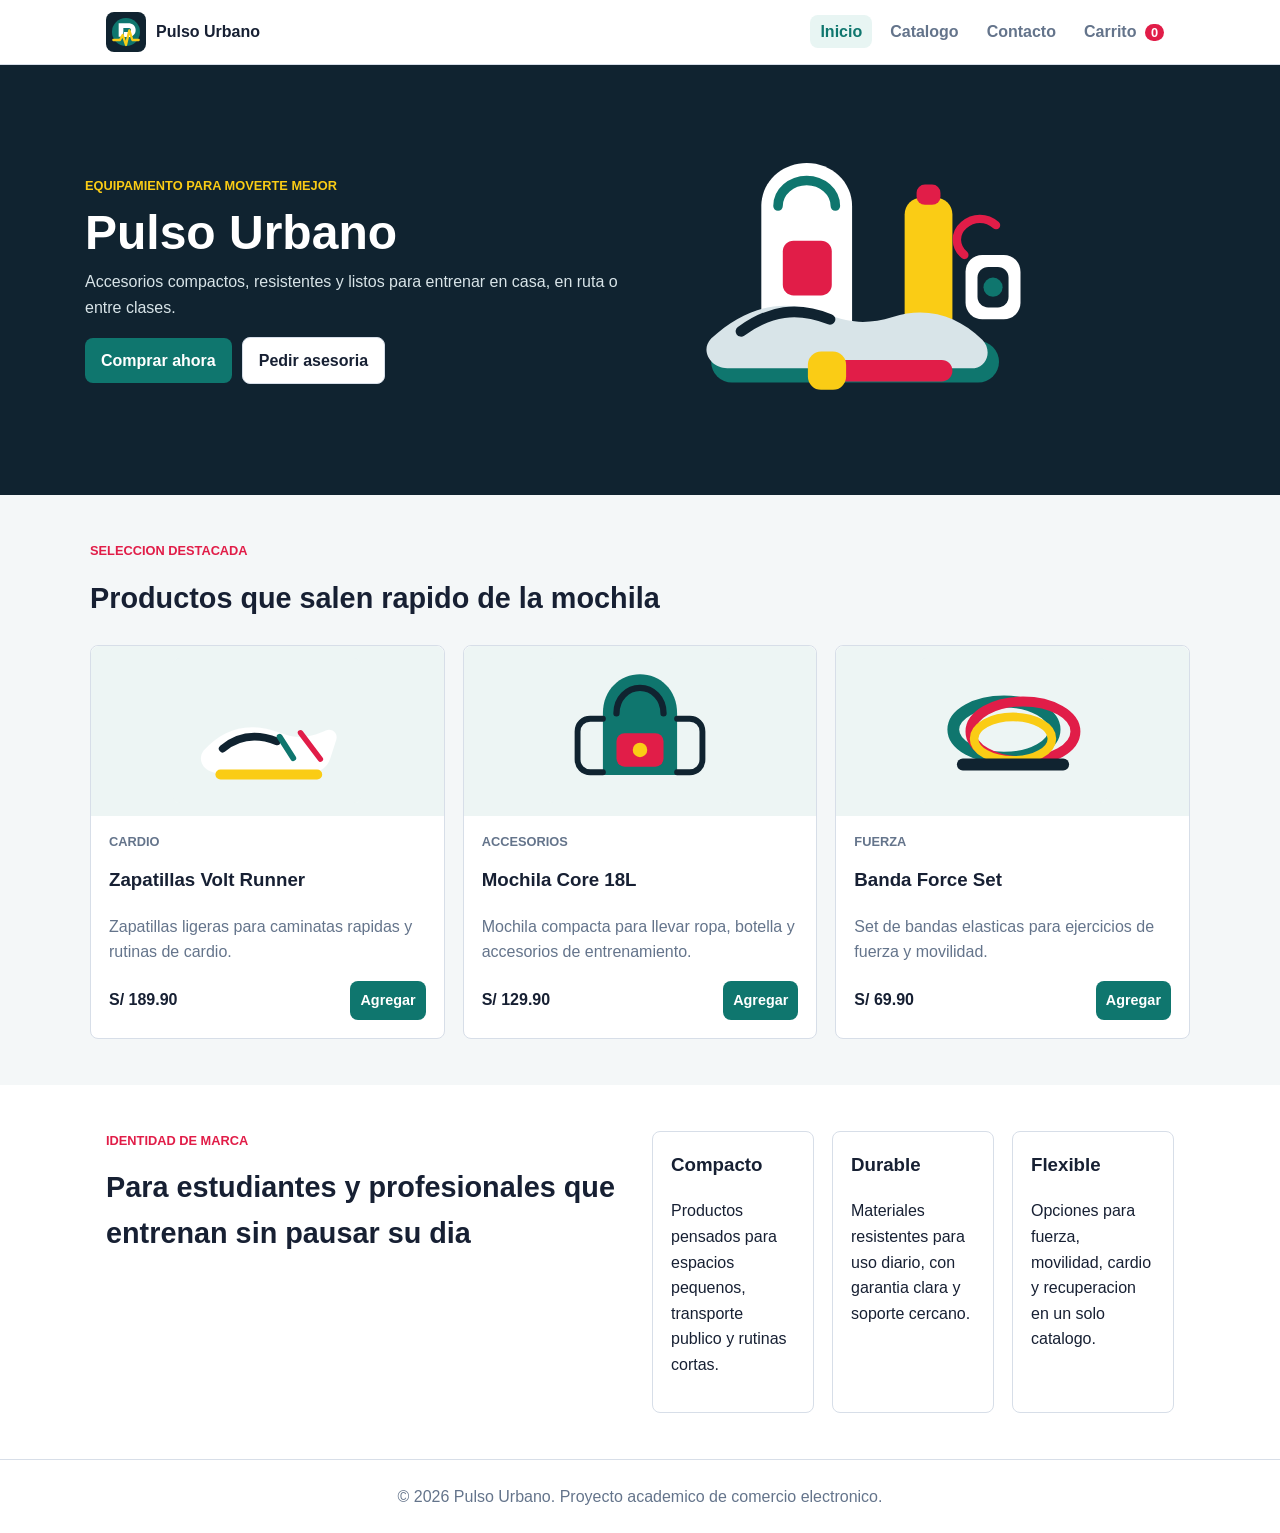
<file: index.html>
<!DOCTYPE html>
<html lang="es">
<head>
  <meta charset="UTF-8">
  <meta name="viewport" content="width=device-width, initial-scale=1.0">
  <meta name="description" content="Pulso Urbano, tienda online de accesorios para entrenamiento y bienestar urbano.">
  <title>Pulso Urbano | Tienda fitness urbana</title>
  <link rel="stylesheet" href="css/styles.css">
</head>
<body data-base="">
  <!-- Tema relacionado: Semana 9 - estructura HTML donde luego se vincula JavaScript. -->
  <header class="site-header">
    <nav class="navbar" aria-label="Navegacion principal">
      <a class="brand" href="index.html" aria-label="Pulso Urbano inicio">
        <img src="img/logo.svg" alt="Logotipo de Pulso Urbano">
        <span>Pulso Urbano</span>
      </a>
      <button class="nav-toggle" type="button" aria-label="Abrir menu" aria-expanded="false">
        <span></span>
        <span></span>
        <span></span>
      </button>
      <ul class="nav-links">
        <li><a class="active" href="index.html">Inicio</a></li>
        <li><a href="pages/catalogo.html">Catalogo</a></li>
        <li><a href="pages/contacto.html">Contacto</a></li>
        <li>
          <a class="cart-link" href="pages/carrito.html" aria-label="Ver carrito">
            Carrito
            <span class="cart-count" data-cart-count>0</span>
          </a>
        </li>
      </ul>
    </nav>
  </header>

  <main>
    <!-- Tema relacionado: rubrica del proyecto - presentacion de marca y banner principal. -->
    <section class="hero">
      <div class="hero-content">
        <p class="eyebrow">Equipamiento para moverte mejor</p>
        <h1>Pulso Urbano</h1>
        <p class="hero-copy">Accesorios compactos, resistentes y listos para entrenar en casa, en ruta o entre clases.</p>
        <div class="hero-actions">
          <a class="btn btn-primary" href="pages/catalogo.html">Comprar ahora</a>
          <a class="btn btn-secondary" href="pages/contacto.html">Pedir asesoria</a>
        </div>
      </div>
      <figure class="hero-visual">
        <img src="img/hero-training.svg" alt="Accesorios deportivos de Pulso Urbano">
      </figure>
    </section>

    <!-- Tema relacionado: Semana 11 - este contenedor recibe productos desde un array en JS. -->
    <section class="section section-soft" aria-labelledby="featured-title">
      <div class="section-heading">
        <p class="eyebrow">Seleccion destacada</p>
        <h2 id="featured-title">Productos que salen rapido de la mochila</h2>
      </div>
      <div class="product-grid" id="featured-products" aria-live="polite"></div>
    </section>

    <!-- Tema relacionado: rubrica del proyecto - identidad visual y descripcion del negocio. -->
    <section class="section split-section" aria-labelledby="identity-title">
      <div>
        <p class="eyebrow">Identidad de marca</p>
        <h2 id="identity-title">Para estudiantes y profesionales que entrenan sin pausar su dia</h2>
      </div>
      <div class="feature-list">
        <article>
          <h3>Compacto</h3>
          <p>Productos pensados para espacios pequenos, transporte publico y rutinas cortas.</p>
        </article>
        <article>
          <h3>Durable</h3>
          <p>Materiales resistentes para uso diario, con garantia clara y soporte cercano.</p>
        </article>
        <article>
          <h3>Flexible</h3>
          <p>Opciones para fuerza, movilidad, cardio y recuperacion en un solo catalogo.</p>
        </article>
      </div>
    </section>
  </main>

  <!-- Tema relacionado: buenas practicas - pie de pagina comun del sitio. -->
  <footer class="site-footer">
    <p>&copy; 2026 Pulso Urbano. Proyecto academico de comercio electronico.</p>
  </footer>

  <!-- Tema relacionado: Semana 9 - vinculacion de archivos JavaScript externos al HTML. -->
  <script src="js/products.js"></script>
  <script src="js/cart-store.js"></script>
  <script src="js/common.js"></script>
  <script src="js/home.js"></script>
</body>
</html>
</file>
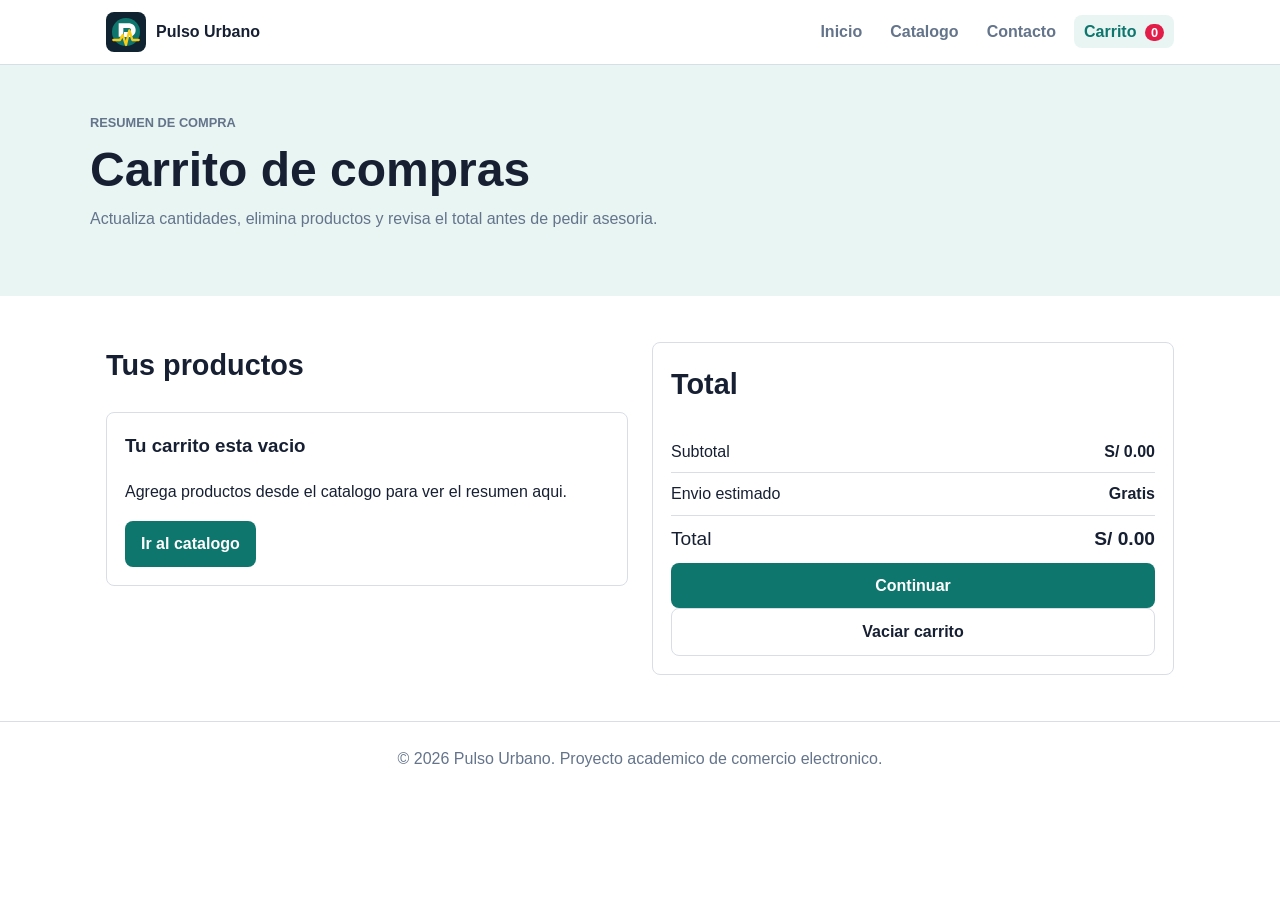
<file: pages/carrito.html>
<!DOCTYPE html>
<html lang="es">
<head>
  <meta charset="UTF-8">
  <meta name="viewport" content="width=device-width, initial-scale=1.0">
  <meta name="description" content="Carrito de compras de Pulso Urbano con cantidades editables y total en tiempo real.">
  <title>Carrito | Pulso Urbano</title>
  <link rel="stylesheet" href="../css/styles.css">
</head>
<body data-base="../">
  <!-- Tema relacionado: Semana 9 - estructura HTML base para el sitio multipagina. -->
  <header class="site-header">
    <nav class="navbar" aria-label="Navegacion principal">
      <a class="brand" href="../index.html" aria-label="Pulso Urbano inicio">
        <img src="../img/logo.svg" alt="Logotipo de Pulso Urbano">
        <span>Pulso Urbano</span>
      </a>
      <button class="nav-toggle" type="button" aria-label="Abrir menu" aria-expanded="false">
        <span></span>
        <span></span>
        <span></span>
      </button>
      <ul class="nav-links">
        <li><a href="../index.html">Inicio</a></li>
        <li><a href="catalogo.html">Catalogo</a></li>
        <li><a href="contacto.html">Contacto</a></li>
        <li>
          <a class="cart-link active" href="carrito.html" aria-label="Ver carrito">
            Carrito
            <span class="cart-count" data-cart-count>0</span>
          </a>
        </li>
      </ul>
    </nav>
  </header>

  <main>
    <!-- Tema relacionado: rubrica del proyecto - pagina del carrito de compras. -->
    <section class="page-hero">
      <p class="eyebrow">Resumen de compra</p>
      <h1>Carrito de compras</h1>
      <p>Actualiza cantidades, elimina productos y revisa el total antes de pedir asesoria.</p>
    </section>

    <!-- Tema relacionado: Semana 9 y 11 - el carrito se llena desde JavaScript usando arrays. -->
    <section class="section cart-section" aria-labelledby="cart-title">
      <div>
        <h2 id="cart-title">Tus productos</h2>
        <div class="cart-list" id="cart-list" aria-live="polite"></div>
      </div>

      <!-- Tema relacionado: Semana 9 - JavaScript actualiza subtotal y total en tiempo real. -->
      <aside class="cart-summary" aria-label="Resumen del pedido">
        <h2>Total</h2>
        <div class="summary-line">
          <span>Subtotal</span>
          <strong id="subtotal">S/ 0.00</strong>
        </div>
        <div class="summary-line">
          <span>Envio estimado</span>
          <strong id="shipping">S/ 0.00</strong>
        </div>
        <div class="summary-line total-line">
          <span>Total</span>
          <strong id="total">S/ 0.00</strong>
        </div>
        <a class="btn btn-primary full-width" href="contacto.html">Continuar</a>
        <button class="btn btn-secondary full-width" id="clear-cart" type="button">Vaciar carrito</button>
      </aside>
    </section>
  </main>

  <!-- Tema relacionado: buenas practicas - pie de pagina comun del sitio. -->
  <footer class="site-footer">
    <p>&copy; 2026 Pulso Urbano. Proyecto academico de comercio electronico.</p>
  </footer>

  <!-- Tema relacionado: Semana 9 - vinculacion de JavaScript externo al HTML. -->
  <script src="../js/products.js"></script>
  <script src="../js/cart-store.js"></script>
  <script src="../js/common.js"></script>
  <script src="../js/cart-page.js"></script>
</body>
</html>
</file>
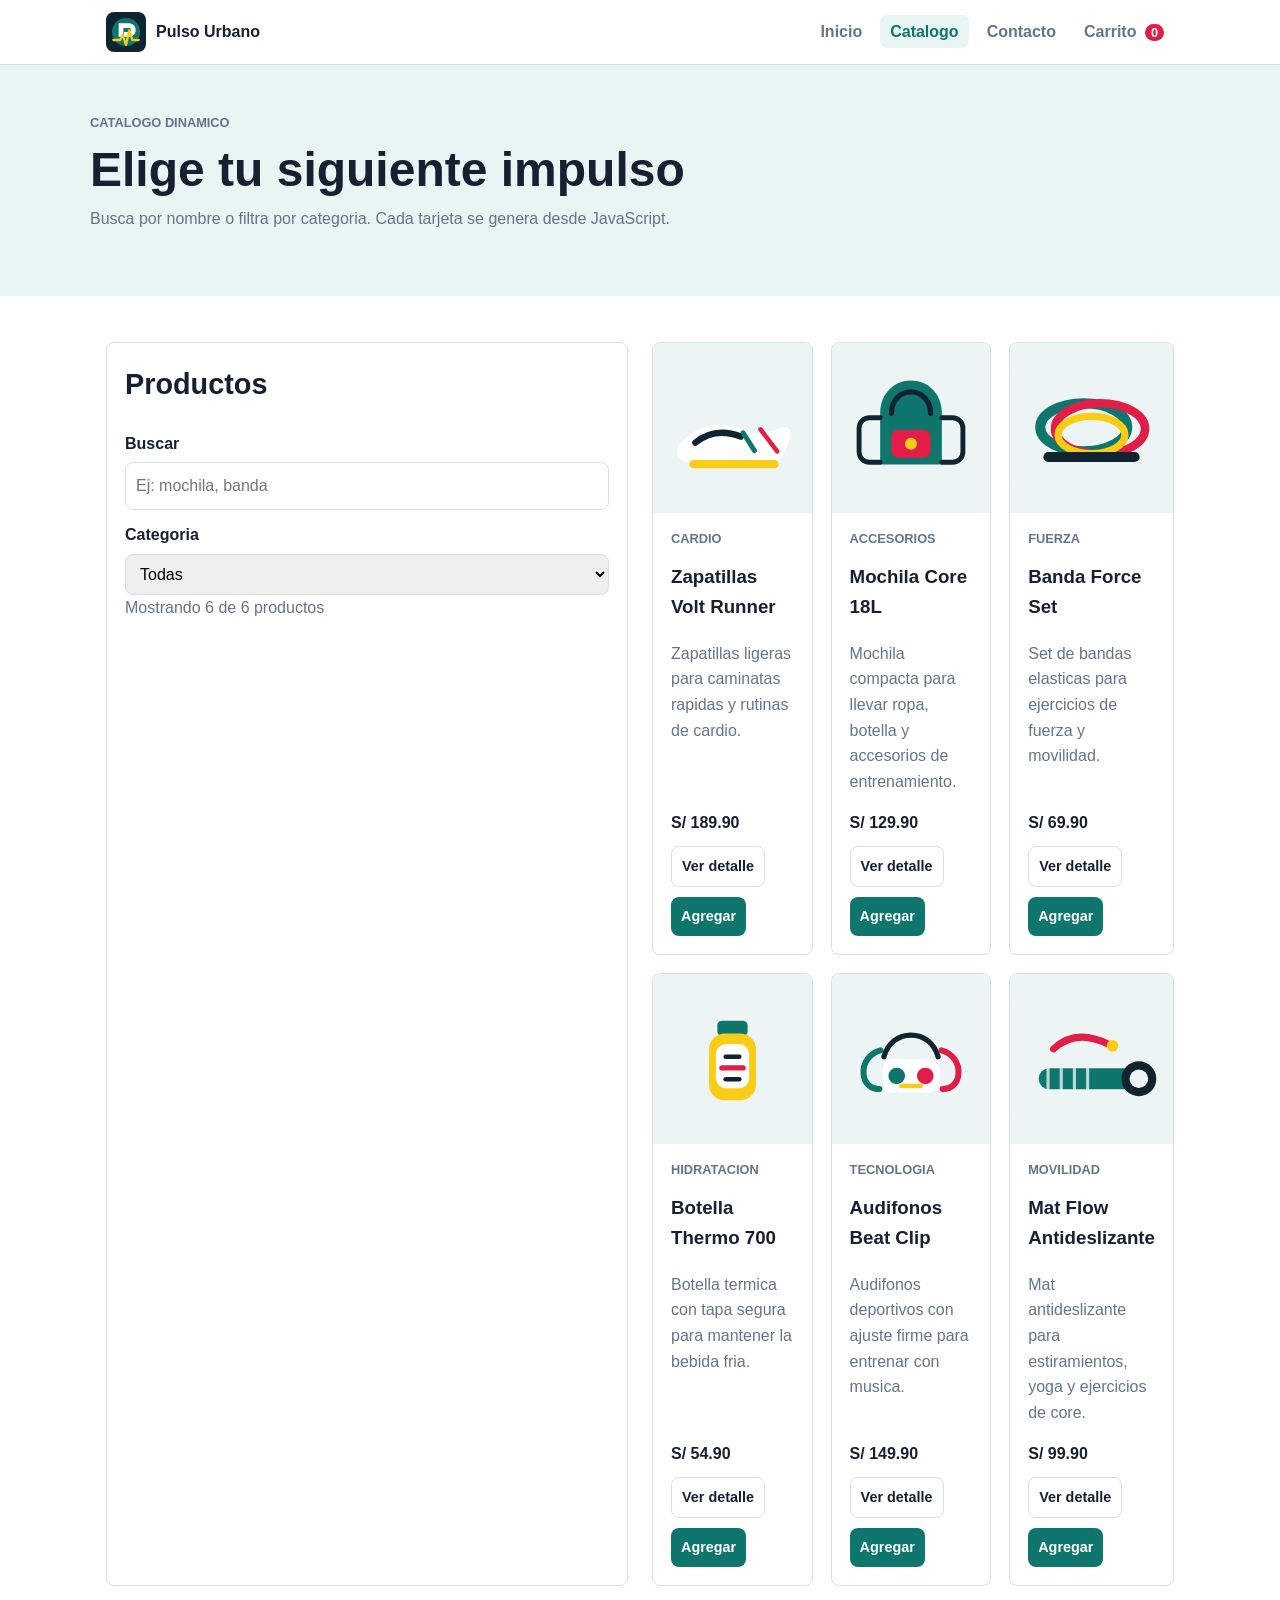
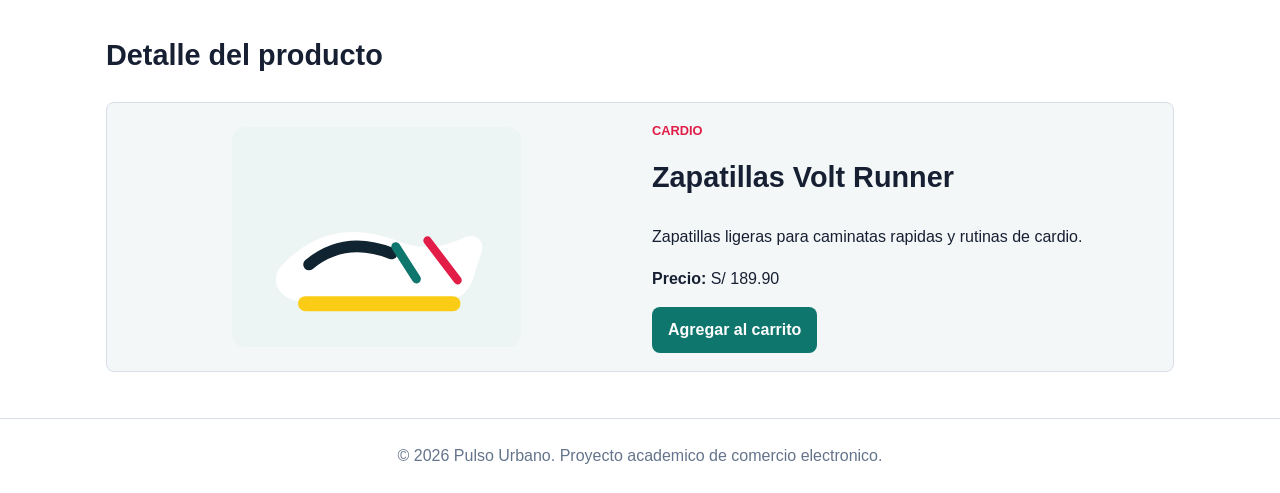
<file: pages/catalogo.html>
<!DOCTYPE html>
<html lang="es">
<head>
  <meta charset="UTF-8">
  <meta name="viewport" content="width=device-width, initial-scale=1.0">
  <meta name="description" content="Catalogo de productos de Pulso Urbano con busqueda, filtros y detalle individual.">
  <title>Catalogo | Pulso Urbano</title>
  <link rel="stylesheet" href="../css/styles.css">
</head>
<body data-base="../">
  <!-- Tema relacionado: Semana 9 - estructura HTML base para navegar entre paginas. -->
  <header class="site-header">
    <nav class="navbar" aria-label="Navegacion principal">
      <a class="brand" href="../index.html" aria-label="Pulso Urbano inicio">
        <img src="../img/logo.svg" alt="Logotipo de Pulso Urbano">
        <span>Pulso Urbano</span>
      </a>
      <button class="nav-toggle" type="button" aria-label="Abrir menu" aria-expanded="false">
        <span></span>
        <span></span>
        <span></span>
      </button>
      <ul class="nav-links">
        <li><a href="../index.html">Inicio</a></li>
        <li><a class="active" href="catalogo.html">Catalogo</a></li>
        <li><a href="contacto.html">Contacto</a></li>
        <li>
          <a class="cart-link" href="carrito.html" aria-label="Ver carrito">
            Carrito
            <span class="cart-count" data-cart-count>0</span>
          </a>
        </li>
      </ul>
    </nav>
  </header>

  <main>
    <!-- Tema relacionado: rubrica del proyecto - titulo de la pagina de catalogo. -->
    <section class="page-hero">
      <p class="eyebrow">Catalogo dinamico</p>
      <h1>Elige tu siguiente impulso</h1>
      <p>Busca por nombre o filtra por categoria. Cada tarjeta se genera desde JavaScript.</p>
    </section>

    <!-- Tema relacionado: Semana 9 y 11 - filtros HTML conectados con arrays en JavaScript. -->
    <section class="section catalog-layout" aria-labelledby="catalog-title">
      <aside class="filters" aria-label="Filtros de productos">
        <h2 id="catalog-title">Productos</h2>
        <label for="search-product">Buscar</label>
        <input id="search-product" type="search" placeholder="Ej: mochila, banda">

        <label for="category-filter">Categoria</label>
        <select id="category-filter">
          <option value="todos">Todas</option>
        </select>

        <p class="filter-result" id="filter-result">Mostrando todos los productos</p>
      </aside>

      <div class="product-grid" id="catalog-products" aria-live="polite"></div>
    </section>

    <!-- Tema relacionado: Semana 9 - JavaScript modifica esta seccion para mostrar el detalle. -->
    <section class="section product-detail-section" aria-labelledby="detail-title">
      <h2 id="detail-title">Detalle del producto</h2>
      <article class="product-detail" id="product-detail"></article>
    </section>
  </main>

  <!-- Tema relacionado: buenas practicas - pie de pagina comun del sitio. -->
  <footer class="site-footer">
    <p>&copy; 2026 Pulso Urbano. Proyecto academico de comercio electronico.</p>
  </footer>

  <!-- Tema relacionado: Semana 9 - scripts externos para separar HTML y comportamiento. -->
  <script src="../js/products.js"></script>
  <script src="../js/cart-store.js"></script>
  <script src="../js/common.js"></script>
  <script src="../js/catalog.js"></script>
</body>
</html>
</file>
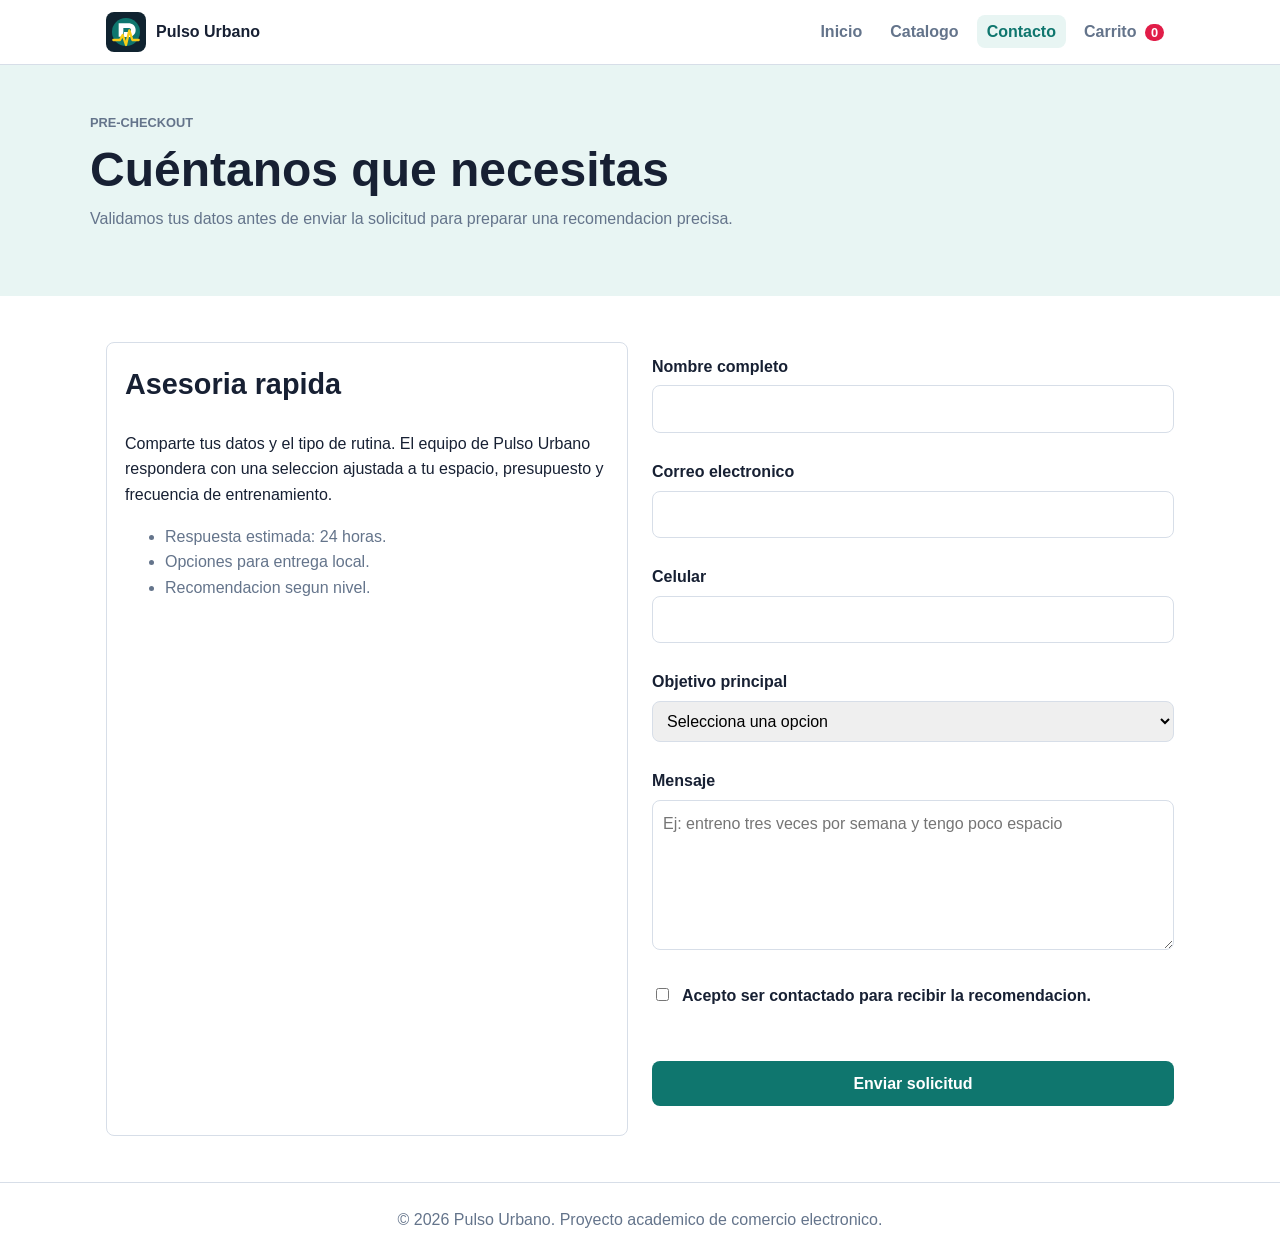
<file: pages/contacto.html>
<!DOCTYPE html>
<html lang="es">
<head>
  <meta charset="UTF-8">
  <meta name="viewport" content="width=device-width, initial-scale=1.0">
  <meta name="description" content="Formulario de contacto y pre-checkout de Pulso Urbano con validacion JavaScript.">
  <title>Contacto | Pulso Urbano</title>
  <link rel="stylesheet" href="../css/styles.css">
</head>
<body data-base="../">
  <!-- Tema relacionado: Semana 9 - estructura HTML base para una pagina con formulario. -->
  <header class="site-header">
    <nav class="navbar" aria-label="Navegacion principal">
      <a class="brand" href="../index.html" aria-label="Pulso Urbano inicio">
        <img src="../img/logo.svg" alt="Logotipo de Pulso Urbano">
        <span>Pulso Urbano</span>
      </a>
      <button class="nav-toggle" type="button" aria-label="Abrir menu" aria-expanded="false">
        <span></span>
        <span></span>
        <span></span>
      </button>
      <ul class="nav-links">
        <li><a href="../index.html">Inicio</a></li>
        <li><a href="catalogo.html">Catalogo</a></li>
        <li><a class="active" href="contacto.html">Contacto</a></li>
        <li>
          <a class="cart-link" href="carrito.html" aria-label="Ver carrito">
            Carrito
            <span class="cart-count" data-cart-count>0</span>
          </a>
        </li>
      </ul>
    </nav>
  </header>

  <main>
    <!-- Tema relacionado: rubrica del proyecto - pagina de contacto o pre-checkout. -->
    <section class="page-hero">
      <p class="eyebrow">Pre-checkout</p>
      <h1>Cu&eacute;ntanos que necesitas</h1>
      <p>Validamos tus datos antes de enviar la solicitud para preparar una recomendacion precisa.</p>
    </section>

    <!-- Tema relacionado: Semana 9 - formulario que sera validado con JavaScript. -->
    <section class="section form-layout" aria-labelledby="form-title">
      <article class="support-panel">
        <h2 id="form-title">Asesoria rapida</h2>
        <p>Comparte tus datos y el tipo de rutina. El equipo de Pulso Urbano respondera con una seleccion ajustada a tu espacio, presupuesto y frecuencia de entrenamiento.</p>
        <ul>
          <li>Respuesta estimada: 24 horas.</li>
          <li>Opciones para entrega local.</li>
          <li>Recomendacion segun nivel.</li>
        </ul>
      </article>

      <!-- Tema relacionado: Semana 9 - campos de entrada para validar con condicionales en JS. -->
      <form class="contact-form" id="contact-form" novalidate>
        <div class="form-field">
          <label for="name">Nombre completo</label>
          <input id="name" name="name" type="text" autocomplete="name">
          <small class="error-message" data-error-for="name"></small>
        </div>

        <div class="form-field">
          <label for="email">Correo electronico</label>
          <input id="email" name="email" type="email" autocomplete="email">
          <small class="error-message" data-error-for="email"></small>
        </div>

        <div class="form-field">
          <label for="phone">Celular</label>
          <input id="phone" name="phone" type="tel" autocomplete="tel">
          <small class="error-message" data-error-for="phone"></small>
        </div>

        <div class="form-field">
          <label for="goal">Objetivo principal</label>
          <select id="goal" name="goal">
            <option value="">Selecciona una opcion</option>
            <option value="fuerza">Ganar fuerza</option>
            <option value="cardio">Mejorar cardio</option>
            <option value="movilidad">Mejorar movilidad</option>
            <option value="regalo">Comprar un regalo</option>
          </select>
          <small class="error-message" data-error-for="goal"></small>
        </div>

        <div class="form-field">
          <label for="message">Mensaje</label>
          <textarea id="message" name="message" rows="5" placeholder="Ej: entreno tres veces por semana y tengo poco espacio"></textarea>
          <small class="error-message" data-error-for="message"></small>
        </div>

        <label class="check-field" for="terms">
          <input id="terms" name="terms" type="checkbox">
          <span>Acepto ser contactado para recibir la recomendacion.</span>
        </label>
        <small class="error-message" data-error-for="terms"></small>

        <button class="btn btn-primary full-width" type="submit">Enviar solicitud</button>
        <p class="success-message" id="form-success" role="status"></p>
      </form>
    </section>
  </main>

  <!-- Tema relacionado: buenas practicas - pie de pagina comun del sitio. -->
  <footer class="site-footer">
    <p>&copy; 2026 Pulso Urbano. Proyecto academico de comercio electronico.</p>
  </footer>

  <!-- Tema relacionado: Semana 9 - scripts externos para separar estructura y comportamiento. -->
  <script src="../js/products.js"></script>
  <script src="../js/cart-store.js"></script>
  <script src="../js/common.js"></script>
  <script src="../js/contact-form.js"></script>
</body>
</html>
</file>
<file: css/styles.css>
/* Tema del proyecto: variables CSS para manejar la paleta y medidas principales. */
:root {
  --primary: #0f766e;
  --secondary: #e11d48;
  --accent: #facc15;
  --dark: #172033;
  --muted: #64748b;
  --light: #f4f7f8;
  --white: #ffffff;
  --line: #d7dee8;
  --radius: 8px;
  --max: 1100px;
}

* { box-sizing: border-box; }

/* Tema del proyecto: estilos generales para todo el sitio. */
body {
  margin: 0;
  font-family: Arial, Helvetica, sans-serif;
  color: var(--dark);
  background: var(--white);
  line-height: 1.6;
}

img { display: block; max-width: 100%; }
a { color: inherit; text-decoration: none; }
button, input, select, textarea { font: inherit; }
h1, h2, h3, p { margin-top: 0; }
h1 { margin-bottom: 12px; font-size: 3rem; line-height: 1; }
h2 { font-size: 1.8rem; }

/* Tema del proyecto: cabecera fija y navegacion principal. */
.site-header {
  position: sticky;
  top: 0;
  z-index: 10;
  background: var(--white);
  border-bottom: 1px solid var(--line);
}

.navbar {
  max-width: var(--max);
  margin: auto;
  padding: 12px 16px;
  display: flex;
  align-items: center;
  justify-content: space-between;
  gap: 16px;
}

.brand, .nav-links, .hero-actions, .card-actions, .product-bottom, .check-field {
  display: flex;
  align-items: center;
  gap: 10px;
}

.brand { font-weight: bold; }
.brand img { width: 40px; }

.nav-links {
  list-style: none;
  margin: 0;
  padding: 0;
  gap: 8px;
}

.nav-links a {
  padding: 8px 10px;
  border-radius: var(--radius);
  color: var(--muted);
  font-weight: bold;
}

.nav-links a:hover, .nav-links a.active {
  color: var(--primary);
  background: #e8f5f3;
}

.cart-count {
  min-width: 22px;
  margin-left: 4px;
  padding: 1px 6px;
  border-radius: 20px;
  background: var(--secondary);
  color: var(--white);
  font-size: 0.8rem;
  text-align: center;
}

.nav-toggle {
  display: none;
  width: 42px;
  height: 38px;
  border: 1px solid var(--line);
  border-radius: var(--radius);
  background: var(--white);
}

.nav-toggle span {
  display: block;
  width: 22px;
  height: 2px;
  margin: 5px auto;
  background: var(--dark);
}

/* Tema del proyecto: banner principal y encabezados de cada pagina. */
.hero, .page-hero {
  padding: 48px 16px;
  background: #102330;
  color: var(--white);
}

.hero {
  display: grid;
  grid-template-columns: 1fr 1fr;
  align-items: center;
  gap: 30px;
}

.hero-content { max-width: 540px; justify-self: end; }
.hero-visual { margin: 0; animation: flotar 4s ease-in-out infinite; }
.hero-visual img { max-width: 430px; }
.hero .hero-copy { color: #d8e4e8; }

.page-hero { background: #e8f5f3; color: var(--dark); }
.page-hero > * { max-width: var(--max); margin-left: auto; margin-right: auto; }

/* Tema del proyecto: secciones con ancho maximo para ordenar el contenido. */
.section {
  max-width: var(--max);
  margin: auto;
  padding: 46px 16px;
}

.section-soft { max-width: none; background: var(--light); }
.section-soft .section-heading, .section-soft .product-grid {
  max-width: var(--max);
  margin-left: auto;
  margin-right: auto;
}

/* Tema del proyecto: uso de CSS Grid para distribuir columnas. */
.split-section, .catalog-layout, .cart-section, .form-layout, .product-detail {
  display: grid;
  grid-template-columns: 1fr 1fr;
  gap: 24px;
}

.feature-list, .product-grid {
  display: grid;
  grid-template-columns: repeat(3, 1fr);
  gap: 18px;
}

/* Tema del proyecto: estilos simples para tarjetas y paneles. */
.feature-list article, .product-card, .filters, .cart-summary, .support-panel, .product-detail, .empty-state {
  padding: 18px;
  border: 1px solid var(--line);
  border-radius: var(--radius);
  background: var(--white);
}

.eyebrow, .product-category {
  color: var(--secondary);
  font-size: 0.8rem;
  font-weight: bold;
  text-transform: uppercase;
}

.hero .eyebrow { color: var(--accent); }
.page-hero p, .product-info p, .filter-result, .cart-item p, .support-panel li { color: var(--muted); }

/* Tema relacionado: Semana 11 - tarjetas que muestran objetos del array PRODUCTS. */
.product-card {
  display: flex;
  flex-direction: column;
  transition: transform 0.2s;
}

.product-card:hover { transform: translateY(-4px); }

.product-image {
  min-height: 170px;
  margin: -18px -18px 16px;
  display: grid;
  place-items: center;
  background: #edf5f4;
  border-radius: var(--radius) var(--radius) 0 0;
}

.product-image img { max-height: 145px; }
.product-info { display: flex; flex: 1; flex-direction: column; }
.product-bottom { justify-content: space-between; margin-top: auto; flex-wrap: wrap; }
.hero-actions, .card-actions { flex-wrap: wrap; }

/* Tema del proyecto: botones reutilizables para acciones del sitio. */
.btn, .btn-icon {
  border: 0;
  border-radius: var(--radius);
  cursor: pointer;
  font-weight: bold;
  transition: background 0.2s;
}

.btn {
  display: inline-block;
  padding: 10px 16px;
  background: var(--primary);
  color: var(--white);
  text-align: center;
}

.btn:hover { background: #115e59; }
.btn-secondary, .btn-light {
  border: 1px solid var(--line);
  background: var(--white);
  color: var(--dark);
}

.btn-small { padding: 8px 10px; font-size: 0.9rem; }
.btn-icon { width: 38px; height: 38px; background: var(--secondary); color: var(--white); }
.full-width { width: 100%; }

/* Tema del proyecto: campos de formulario y filtros del catalogo. */
label {
  display: block;
  margin: 12px 0 6px;
  font-weight: bold;
}

input, select, textarea {
  width: 100%;
  padding: 10px;
  border: 1px solid var(--line);
  border-radius: var(--radius);
}

input:focus, select:focus, textarea:focus {
  outline: 2px solid #b7dcd8;
}

/* Tema relacionado: Semana 9 - seccion que JavaScript cambia para mostrar detalle. */
.product-detail-section { padding-top: 0; }
.product-detail { background: var(--light); }
.product-detail img { max-height: 220px; margin: auto; }

/* Tema relacionado: Semana 9 y 11 - carrito generado con JavaScript desde arrays. */
.cart-list, .contact-form {
  display: grid;
  gap: 14px;
}

.cart-item {
  display: grid;
  grid-template-columns: 80px 1fr 110px 90px 36px;
  gap: 12px;
  align-items: center;
  padding: 12px;
  border: 1px solid var(--line);
  border-radius: var(--radius);
}

.cart-item img {
  width: 80px;
  height: 80px;
  object-fit: contain;
  background: var(--light);
}

.summary-line {
  display: flex;
  justify-content: space-between;
  padding: 8px 0;
  border-bottom: 1px solid var(--line);
}

/* Tema relacionado: Semana 9 - estilos para validacion visual del formulario. */
.total-line { border-bottom: 0; font-size: 1.2rem; }
.check-field { align-items: flex-start; }
.check-field input { width: auto; margin-top: 5px; }
.error-message { min-height: 18px; color: var(--secondary); font-size: 0.9rem; }
.success-message { color: var(--primary); font-weight: bold; }
.field-error { border-color: var(--secondary); background: #fff1f3; }
.field-ok { border-color: var(--primary); }

/* Tema relacionado: Semana 9 - mensaje creado y eliminado desde JavaScript. */
.toast {
  position: fixed;
  right: 16px;
  bottom: 16px;
  padding: 12px 14px;
  border-radius: var(--radius);
  background: var(--dark);
  color: var(--white);
}

/* Tema del proyecto: pie de pagina comun. */
.site-footer {
  padding: 24px 16px;
  border-top: 1px solid var(--line);
  color: var(--muted);
  text-align: center;
}

.site-footer p { margin: 0; }

/* Tema del proyecto: animacion CSS sencilla para cumplir la rubrica. */
@keyframes flotar {
  0%, 100% { transform: translateY(0); }
  50% { transform: translateY(-10px); }
}

/* Tema del proyecto: media query para tablet y pantallas medianas. */
@media (max-width: 800px) {
  .nav-toggle { display: block; }
  .nav-links {
    display: none;
    position: absolute;
    top: 65px;
    left: 0;
    right: 0;
    padding: 12px 16px;
    background: var(--white);
    border-bottom: 1px solid var(--line);
  }

  .nav-links.open { display: block; }
  .nav-links li { margin-bottom: 8px; }
  .hero, .split-section, .catalog-layout, .cart-section, .form-layout, .product-detail {
    grid-template-columns: 1fr;
  }

  .hero-content { justify-self: start; }
  .feature-list, .product-grid { grid-template-columns: 1fr 1fr; }
  .cart-item { grid-template-columns: 70px 1fr; }
  .cart-item label, .cart-item strong, .cart-item button { grid-column: 1 / -1; }
}

/* Tema del proyecto: media query para celulares. */
@media (max-width: 480px) {
  h1 { font-size: 2.2rem; }
  .feature-list, .product-grid { grid-template-columns: 1fr; }
  .product-bottom, .card-actions, .hero-actions {
    flex-direction: column;
    align-items: stretch;
  }
}
</file>
